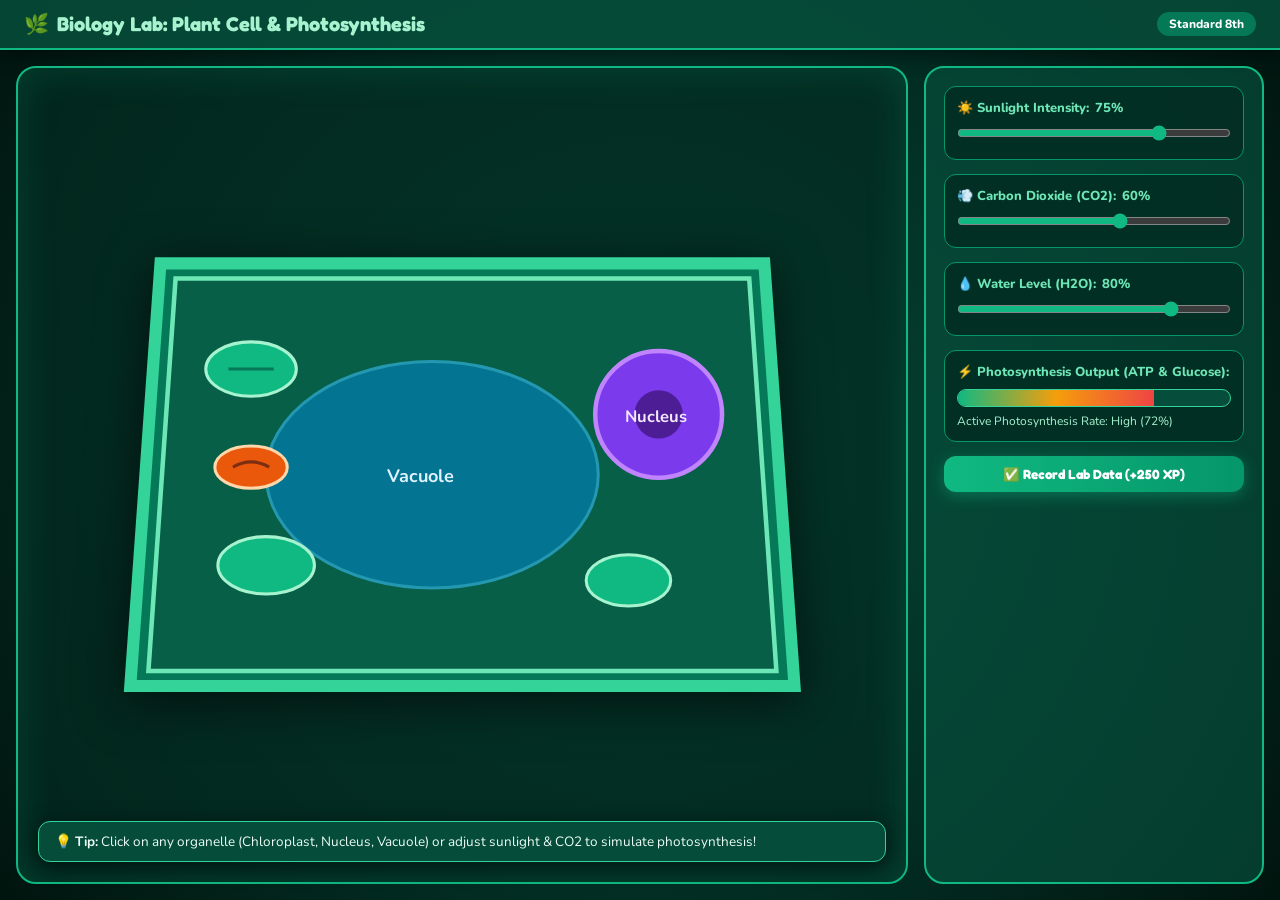
<file: questly_app/modules/bio_lab.html>
<!DOCTYPE html>
<html lang="en">
<head>
  <meta charset="UTF-8">
  <meta name="viewport" content="width=device-width, initial-scale=1.0">
  <title>Questly Virtual Lab – Plant Cell & Photosynthesis</title>
  <link href="https://fonts.googleapis.com/css2?family=Fredoka:wght@400;600;700&family=Nunito:wght@400;700;900&display=swap" rel="stylesheet">
  <style>
    * { box-sizing: border-box; margin: 0; padding: 0; user-select: none; }
    body {
      background: radial-gradient(circle at center, #064e3b 0%, #022c22 60%, #01140e 100%);
      color: #ecfdf5;
      font-family: 'Nunito', sans-serif;
      height: 100vh;
      overflow: hidden;
      display: flex;
      flex-direction: column;
    }
    header {
      background: rgba(6, 78, 59, 0.85);
      border-bottom: 2px solid #10b981;
      padding: 12px 24px;
      display: flex;
      justify-content: space-between;
      align-items: center;
      box-shadow: 0 4px 20px rgba(0,0,0,0.5);
    }
    h1 { font-family: 'Fredoka', cursive; font-size: 20px; color: #a7f3d0; display: flex; align-items: center; gap: 8px; }
    .badge { background: #047857; color: #fff; padding: 4px 12px; border-radius: 20px; font-size: 12px; font-weight: 800; }
    .lab-stage {
      flex: 1;
      display: grid;
      grid-template-columns: 1fr 340px;
      gap: 16px;
      padding: 16px;
      height: calc(100vh - 60px);
    }
    .sim-viewport {
      background: rgba(4, 44, 34, 0.7);
      border: 2px solid #10b981;
      border-radius: 20px;
      position: relative;
      display: flex;
      flex-direction: column;
      align-items: center;
      justify-content: center;
      box-shadow: inset 0 0 40px rgba(16, 185, 129, 0.2);
    }
    .plant-cell-svg {
      width: 85%;
      max-height: 70%;
      filter: drop-shadow(0 10px 25px rgba(0,0,0,0.6));
    }
    .organelle { cursor: pointer; transition: transform 0.2s, filter 0.2s; }
    .organelle:hover { transform: scale(1.05); filter: brightness(1.3) drop-shadow(0 0 10px #34d399); }
    .controls-panel {
      background: rgba(6, 78, 59, 0.7);
      border: 2px solid #10b981;
      border-radius: 20px;
      padding: 18px;
      display: flex;
      flex-direction: column;
      gap: 14px;
      overflow-y: auto;
    }
    .control-box {
      background: rgba(2, 44, 34, 0.85);
      border: 1px solid #059669;
      border-radius: 12px;
      padding: 12px;
    }
    .control-title { font-weight: 800; font-size: 13px; color: #6ee7b7; margin-bottom: 8px; display: flex; align-items: center; gap: 6px; }
    input[type="range"] { width: 100%; accent-color: #10b981; }
    .atp-meter {
      height: 18px;
      background: #064e3b;
      border-radius: 10px;
      overflow: hidden;
      border: 1px solid #34d399;
    }
    .atp-fill {
      height: 100%;
      width: 45%;
      background: linear-gradient(90deg, #10b981, #f59e0b, #ef4444);
      transition: width 0.3s ease;
    }
    .btn-action {
      background: linear-gradient(90deg, #10b981, #059669);
      color: #fff;
      border: none;
      padding: 10px 16px;
      border-radius: 12px;
      font-weight: 800;
      font-family: 'Fredoka', cursive;
      cursor: pointer;
      box-shadow: 0 4px 15px rgba(16, 185, 129, 0.4);
      transition: transform 0.15s;
    }
    .btn-action:hover { transform: scale(1.04); }
    .info-bubble {
      position: absolute;
      bottom: 20px;
      left: 20px;
      right: 20px;
      background: rgba(6, 78, 59, 0.95);
      border: 1.5px solid #34d399;
      border-radius: 12px;
      padding: 10px 16px;
      font-size: 13.5px;
      color: #ecfdf5;
      box-shadow: 0 4px 20px rgba(0,0,0,0.5);
    }
  </style>
</head>
<body>
  <header>
    <h1><span>🌿</span> Biology Lab: Plant Cell & Photosynthesis</h1>
    <span class="badge" id="grade-badge">Standard 8th</span>
  </header>

  <div class="lab-stage">
    <!-- Interactive Cell Simulation Viewport -->
    <div class="sim-viewport">
      <svg class="plant-cell-svg" viewBox="0 0 500 360">
        <!-- Cell Wall -->
        <polygon points="50,40 450,40 470,320 30,320" fill="#047857" stroke="#34d399" stroke-width="8" rx="20"/>
        <!-- Cell Membrane -->
        <polygon points="60,50 440,50 458,310 42,310" fill="#065f46" stroke="#6ee7b7" stroke-width="3"/>
        <!-- Large Central Vacuole -->
        <ellipse cx="230" cy="180" rx="110" ry="75" fill="#0284c7" opacity="0.6" stroke="#38bdf8" stroke-width="2" class="organelle" onclick="inspectOrganelle('Vacuole: Stores water and maintains cell turgor pressure.')"/>
        <text x="200" y="185" fill="#e0f2fe" font-size="12" font-weight="bold">Vacuole</text>
        <!-- Nucleus -->
        <circle cx="380" cy="140" r="42" fill="#7c3aed" stroke="#c084fc" stroke-width="3" class="organelle" onclick="inspectOrganelle('Nucleus: Contains DNA genetic instructions.')"/>
        <circle cx="380" cy="140" r="16" fill="#4c1d95"/>
        <text x="358" y="145" fill="#f3e8ff" font-size="11" font-weight="bold">Nucleus</text>
        <!-- Chloroplasts (Photosynthesis Site) -->
        <g class="organelle" onclick="inspectOrganelle('Chloroplast: Converts sunlight + CO2 + Water into Glucose & Oxygen (ATP energy).')">
          <ellipse cx="110" cy="110" rx="30" ry="18" fill="#10b981" stroke="#a7f3d0" stroke-width="2"/>
          <line x1="95" y1="110" x2="125" y2="110" stroke="#047857" stroke-width="2"/>
          <ellipse cx="120" cy="240" rx="32" ry="19" fill="#10b981" stroke="#a7f3d0" stroke-width="2"/>
          <ellipse cx="360" cy="250" rx="28" ry="17" fill="#10b981" stroke="#a7f3d0" stroke-width="2"/>
        </g>
        <!-- Mitochondria -->
        <g class="organelle" onclick="inspectOrganelle('Mitochondria: Cellular powerhouse generating ATP energy from glucose.')">
          <ellipse cx="110" cy="175" rx="24" ry="14" fill="#ea580c" stroke="#fed7aa" stroke-width="2"/>
          <path d="M98,175 Q110,168 122,175" stroke="#7c2d12" stroke-width="2" fill="none"/>
        </g>
      </svg>

      <div class="info-bubble" id="info-bubble">
        💡 <strong>Tip:</strong> Click on any organelle (Chloroplast, Nucleus, Vacuole) or adjust sunlight & CO2 to simulate photosynthesis!
      </div>
    </div>

    <!-- Interactive Experiment Controls -->
    <div class="controls-panel">
      <div class="control-box">
        <div class="control-title">☀️ Sunlight Intensity: <span id="val-sun">75%</span></div>
        <input type="range" id="slider-sun" min="0" max="100" value="75" oninput="updateSimulation()">
      </div>

      <div class="control-box">
        <div class="control-title">💨 Carbon Dioxide (CO2): <span id="val-co2">60%</span></div>
        <input type="range" id="slider-co2" min="0" max="100" value="60" oninput="updateSimulation()">
      </div>

      <div class="control-box">
        <div class="control-title">💧 Water Level (H2O): <span id="val-water">80%</span></div>
        <input type="range" id="slider-water" min="0" max="100" value="80" oninput="updateSimulation()">
      </div>

      <div class="control-box">
        <div class="control-title">⚡ Photosynthesis Output (ATP & Glucose):</div>
        <div class="atp-meter">
          <div class="atp-fill" id="atp-bar" style="width: 72%;"></div>
        </div>
        <div style="font-size:12px; margin-top:6px; color:#a7f3d0;" id="rate-text">Active Photosynthesis Rate: High (72%)</div>
      </div>

      <button class="btn-action" onclick="completeLab()">
        ✅ Record Lab Data (+250 XP)
      </button>
    </div>
  </div>

  <script>
    function inspectOrganelle(msg) {
      document.getElementById('info-bubble').innerHTML = '🔬 ' + msg;
    }

    function updateSimulation() {
      const sun = parseInt(document.getElementById('slider-sun').value);
      const co2 = parseInt(document.getElementById('slider-co2').value);
      const water = parseInt(document.getElementById('slider-water').value);

      document.getElementById('val-sun').textContent = sun + '%';
      document.getElementById('val-co2').textContent = co2 + '%';
      document.getElementById('val-water').textContent = water + '%';

      const rate = Math.round((sun * 0.4 + co2 * 0.35 + water * 0.25));
      document.getElementById('atp-bar').style.width = rate + '%';
      document.getElementById('rate-text').textContent = 'Active Photosynthesis Rate: ' + (rate > 60 ? 'Optimal' : rate > 30 ? 'Moderate' : 'Low') + ' (' + rate + '%)';
    }

    function completeLab() {
      alert("🎉 Lab Completed! You have recorded valid Photosynthesis & Cell Structure data! +250 XP Awarded.");
      if (window.parent && window.parent.onLabComplete) {
        window.parent.onLabComplete('bio', 250);
      }
    }
  </script>
</body>
</html>
</file>
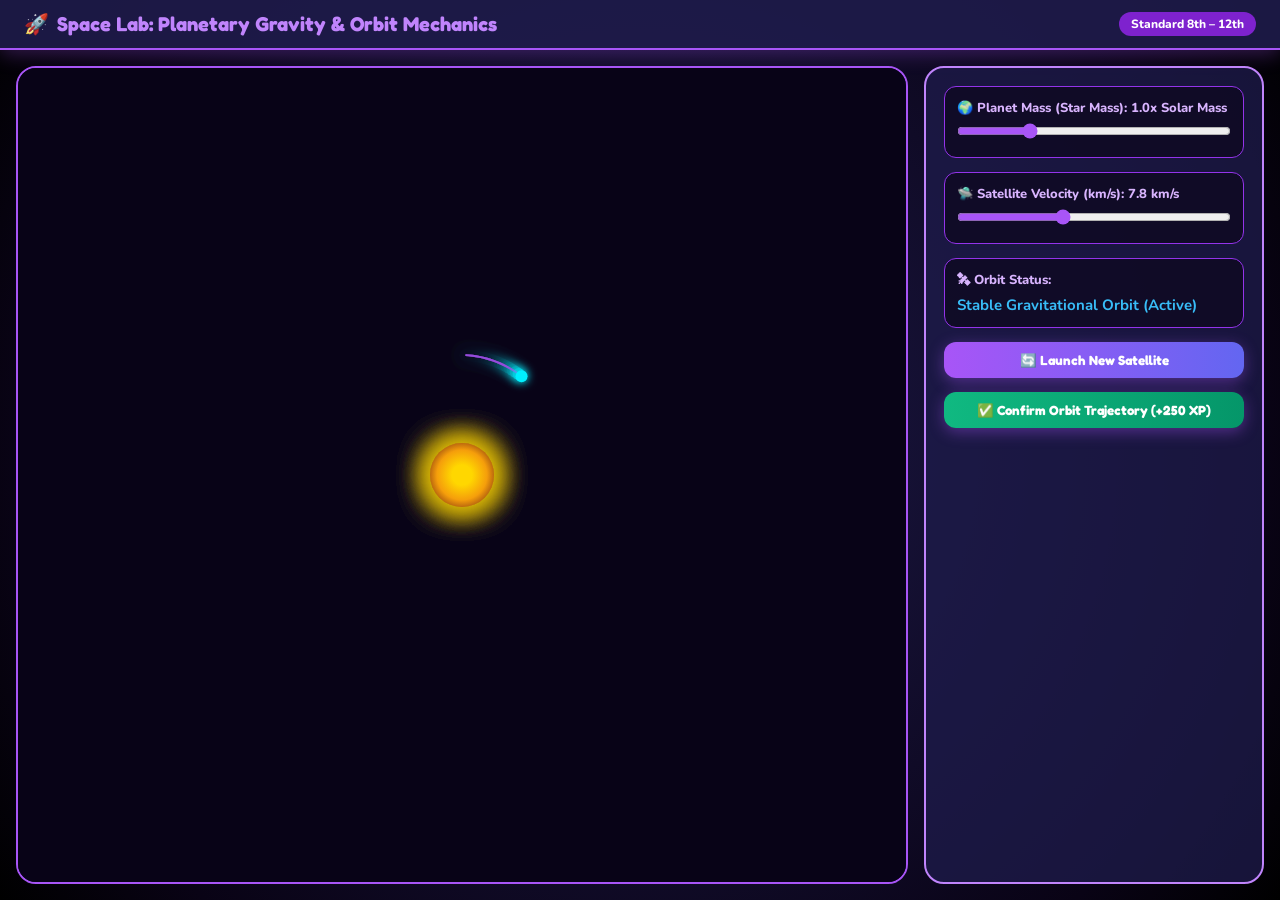
<file: questly_app/modules/space_lab.html>
<!DOCTYPE html>
<html lang="en">
<head>
  <meta charset="UTF-8">
  <meta name="viewport" content="width=device-width, initial-scale=1.0">
  <title>Questly Virtual Lab – Space Gravity & Planetary Orbit</title>
  <link href="https://fonts.googleapis.com/css2?family=Fredoka:wght@400;600;700&family=Nunito:wght@400;700;900&display=swap" rel="stylesheet">
  <style>
    * { box-sizing: border-box; margin: 0; padding: 0; user-select: none; }
    body {
      background: radial-gradient(circle at center, #1e1b4b 0%, #090315 80%, #000 100%);
      color: #f8fafc;
      font-family: 'Nunito', sans-serif;
      height: 100vh;
      overflow: hidden;
      display: flex;
      flex-direction: column;
    }
    header {
      background: rgba(30, 27, 75, 0.9);
      border-bottom: 2px solid #a855f7;
      padding: 12px 24px;
      display: flex;
      justify-content: space-between;
      align-items: center;
      box-shadow: 0 4px 20px rgba(168, 85, 247, 0.3);
    }
    h1 { font-family: 'Fredoka', cursive; font-size: 20px; color: #c084fc; display: flex; align-items: center; gap: 8px; }
    .badge { background: #7e22ce; color: #fff; padding: 4px 12px; border-radius: 20px; font-size: 12px; font-weight: 800; }
    .lab-stage {
      flex: 1;
      display: grid;
      grid-template-columns: 1fr 340px;
      gap: 16px;
      padding: 16px;
      height: calc(100vh - 60px);
    }
    .sim-viewport {
      background: rgba(10, 5, 25, 0.85);
      border: 2px solid #a855f7;
      border-radius: 20px;
      position: relative;
      overflow: hidden;
      display: flex;
      align-items: center;
      justify-content: center;
      box-shadow: inset 0 0 50px rgba(168, 85, 247, 0.2);
    }
    canvas { width: 100%; height: 100%; }
    .controls-panel {
      background: rgba(30, 27, 75, 0.75);
      border: 2px solid #c084fc;
      border-radius: 20px;
      padding: 18px;
      display: flex;
      flex-direction: column;
      gap: 14px;
      overflow-y: auto;
    }
    .control-box {
      background: rgba(15, 10, 35, 0.85);
      border: 1px solid #9333ea;
      border-radius: 12px;
      padding: 12px;
    }
    .control-title { font-weight: 800; font-size: 13px; color: #d8b4fe; margin-bottom: 6px; }
    input[type="range"] { width: 100%; accent-color: #a855f7; }
    .btn-action {
      background: linear-gradient(90deg, #a855f7, #6366f1);
      color: #fff;
      border: none;
      padding: 10px 16px;
      border-radius: 12px;
      font-weight: 800;
      font-family: 'Fredoka', cursive;
      cursor: pointer;
      box-shadow: 0 4px 15px rgba(168, 85, 247, 0.4);
      transition: transform 0.15s;
    }
    .btn-action:hover { transform: scale(1.04); }
  </style>
</head>
<body>
  <header>
    <h1><span>🚀</span> Space Lab: Planetary Gravity & Orbit Mechanics</h1>
    <span class="badge">Standard 8th – 12th</span>
  </header>

  <div class="lab-stage">
    <div class="sim-viewport">
      <canvas id="orbit-canvas"></canvas>
    </div>

    <div class="controls-panel">
      <div class="control-box">
        <div class="control-title">🌍 Planet Mass (Star Mass): <span id="val-mass">1.0x Solar Mass</span></div>
        <input type="range" id="slider-mass" min="0.5" max="2.5" step="0.1" value="1.0">
      </div>

      <div class="control-box">
        <div class="control-title">🛸 Satellite Velocity (km/s): <span id="val-vel">7.8 km/s</span></div>
        <input type="range" id="slider-vel" min="4" max="14" step="0.2" value="7.8">
      </div>

      <div class="control-box">
        <div class="control-title">🛰 Orbit Status:</div>
        <div style="color:#a855f7; font-weight:bold; font-size:15px;" id="orbit-status">Stable Circular Orbit (Period: 90 mins)</div>
      </div>

      <button class="btn-action" onclick="resetSatellite()">🔄 Launch New Satellite</button>
      <button class="btn-action" style="background:linear-gradient(90deg, #10b981, #059669);" onclick="completeLab()">
        ✅ Confirm Orbit Trajectory (+250 XP)
      </button>
    </div>
  </div>

  <script>
    const canvas = document.getElementById('orbit-canvas');
    const ctx = canvas.getContext('2d');
    let planetMass = 1.0;
    let initialVel = 7.8;
    let sat = { x: 0, y: 0, vx: 0, vy: 0, trail: [] };

    function resize() {
      canvas.width = canvas.parentElement.clientWidth;
      canvas.height = canvas.parentElement.clientHeight;
      resetSatellite();
    }
    window.addEventListener('resize', resize);

    function resetSatellite() {
      const cx = canvas.width / 2;
      const cy = canvas.height / 2;
      sat.x = cx;
      sat.y = cy - 120;
      sat.vx = parseFloat(document.getElementById('slider-vel').value) * 0.45;
      sat.vy = 0;
      sat.trail = [];
    }

    document.getElementById('slider-mass').addEventListener('input', (e) => {
      planetMass = parseFloat(e.target.value);
      document.getElementById('val-mass').textContent = planetMass + 'x Solar Mass';
    });

    document.getElementById('slider-vel').addEventListener('input', (e) => {
      initialVel = parseFloat(e.target.value);
      document.getElementById('val-vel').textContent = initialVel + ' km/s';
      resetSatellite();
    });

    function loop() {
      ctx.fillStyle = 'rgba(10, 5, 25, 0.2)';
      ctx.fillRect(0, 0, canvas.width, canvas.height);

      const cx = canvas.width / 2;
      const cy = canvas.height / 2;

      // Draw Center Star/Planet
      const grad = ctx.createRadialGradient(cx, cy, 10, cx, cy, 40);
      grad.addColorStop(0, '#ffd700');
      grad.addColorStop(0.5, '#f59e0b');
      grad.addColorStop(1, '#7c2d12');
      ctx.beginPath();
      ctx.arc(cx, cy, 32 * planetMass, 0, Math.PI * 2);
      ctx.fillStyle = grad;
      ctx.shadowColor = '#ffd700';
      ctx.shadowBlur = 30;
      ctx.fill();
      ctx.shadowBlur = 0;

      // Physics Gravity
      const dx = cx - sat.x;
      const dy = cy - sat.y;
      const dist = Math.hypot(dx, dy);

      if (dist > 35 && dist < 500) {
        const force = (planetMass * 1800) / (dist * dist);
        sat.vx += (dx / dist) * force;
        sat.vy += (dy / dist) * force;
        sat.x += sat.vx;
        sat.y += sat.vy;

        sat.trail.push({ x: sat.x, y: sat.y });
        if (sat.trail.length > 120) sat.trail.shift();

        document.getElementById('orbit-status').textContent = 'Stable Gravitational Orbit (Active)';
        document.getElementById('orbit-status').style.color = '#38bdf8';
      } else if (dist <= 35) {
        document.getElementById('orbit-status').textContent = '⚠️ Crashed into Planet Atmosphere!';
        document.getElementById('orbit-status').style.color = '#ef4444';
      } else {
        document.getElementById('orbit-status').textContent = '🛸 Satellite Escaped Orbit into Deep Space!';
        document.getElementById('orbit-status').style.color = '#eab308';
      }

      // Draw Trail
      ctx.beginPath();
      for (let i = 0; i < sat.trail.length; i++) {
        ctx.lineTo(sat.trail[i].x, sat.trail[i].y);
      }
      ctx.strokeStyle = 'rgba(168, 85, 247, 0.6)';
      ctx.lineWidth = 2;
      ctx.stroke();

      // Draw Satellite
      ctx.beginPath();
      ctx.arc(sat.x, sat.y, 6, 0, Math.PI * 2);
      ctx.fillStyle = '#00f0ff';
      ctx.shadowColor = '#00f0ff';
      ctx.shadowBlur = 10;
      ctx.fill();
      ctx.shadowBlur = 0;

      requestAnimationFrame(loop);
    }

    setTimeout(() => { resize(); loop(); }, 100);

    function completeLab() {
      alert("🎉 Orbital Trajectory Validated! +250 XP Awarded.");
      if (window.parent && window.parent.onLabComplete) {
        window.parent.onLabComplete('space', 250);
      }
    }
  </script>
</body>
</html>
</file>
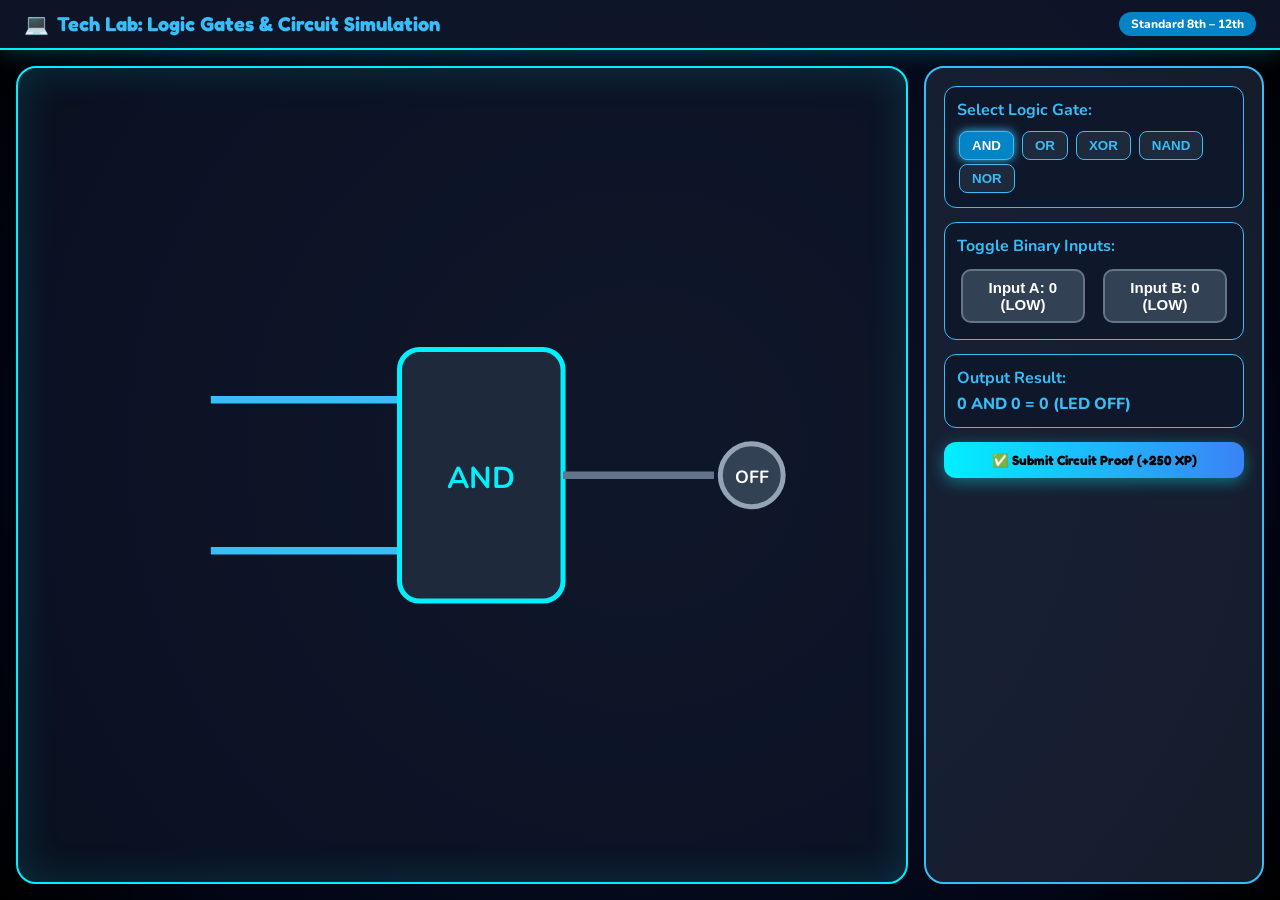
<file: questly_app/modules/tech_lab.html>
<!DOCTYPE html>
<html lang="en">
<head>
  <meta charset="UTF-8">
  <meta name="viewport" content="width=device-width, initial-scale=1.0">
  <title>Questly Virtual Lab – Logic Gates & Circuit Coding</title>
  <link href="https://fonts.googleapis.com/css2?family=Fredoka:wght@400;600;700&family=Nunito:wght@400;700;900&display=swap" rel="stylesheet">
  <style>
    * { box-sizing: border-box; margin: 0; padding: 0; user-select: none; }
    body {
      background: radial-gradient(circle at center, #0f172a 0%, #020617 75%, #000 100%);
      color: #f8fafc;
      font-family: 'Nunito', sans-serif;
      height: 100vh;
      overflow: hidden;
      display: flex;
      flex-direction: column;
    }
    header {
      background: rgba(15, 23, 42, 0.9);
      border-bottom: 2px solid #00f0ff;
      padding: 12px 24px;
      display: flex;
      justify-content: space-between;
      align-items: center;
      box-shadow: 0 4px 20px rgba(0, 240, 255, 0.2);
    }
    h1 { font-family: 'Fredoka', cursive; font-size: 20px; color: #38bdf8; display: flex; align-items: center; gap: 8px; }
    .badge { background: #0284c7; color: #fff; padding: 4px 12px; border-radius: 20px; font-size: 12px; font-weight: 800; }
    .lab-stage {
      flex: 1;
      display: grid;
      grid-template-columns: 1fr 340px;
      gap: 16px;
      padding: 16px;
      height: calc(100vh - 60px);
    }
    .sim-viewport {
      background: rgba(15, 23, 42, 0.7);
      border: 2px solid #00f0ff;
      border-radius: 20px;
      position: relative;
      display: flex;
      flex-direction: column;
      align-items: center;
      justify-content: center;
      box-shadow: inset 0 0 40px rgba(0, 240, 255, 0.15);
    }
    .controls-panel {
      background: rgba(30, 41, 59, 0.7);
      border: 2px solid #38bdf8;
      border-radius: 20px;
      padding: 18px;
      display: flex;
      flex-direction: column;
      gap: 14px;
      overflow-y: auto;
    }
    .control-box {
      background: rgba(15, 23, 42, 0.85);
      border: 1px solid #38bdf8;
      border-radius: 12px;
      padding: 12px;
    }
    .gate-btn {
      background: #1e293b;
      border: 1.5px solid #38bdf8;
      color: #38bdf8;
      padding: 6px 12px;
      border-radius: 8px;
      cursor: pointer;
      font-weight: 700;
      margin: 2px;
    }
    .gate-btn.active {
      background: #0284c7;
      color: #fff;
      box-shadow: 0 0 10px #38bdf8;
    }
    .switch-btn {
      padding: 8px 16px;
      background: #334155;
      color: #fff;
      border: 2px solid #64748b;
      border-radius: 10px;
      font-weight: 800;
      cursor: pointer;
      font-size: 15px;
      margin: 4px;
    }
    .switch-btn.on {
      background: #10b981;
      border-color: #34d399;
      box-shadow: 0 0 15px #10b981;
    }
    .btn-action {
      background: linear-gradient(90deg, #00f0ff, #3b82f6);
      color: #000;
      border: none;
      padding: 10px 16px;
      border-radius: 12px;
      font-weight: 800;
      font-family: 'Fredoka', cursive;
      cursor: pointer;
      box-shadow: 0 4px 15px rgba(0, 240, 255, 0.4);
      transition: transform 0.15s;
    }
    .btn-action:hover { transform: scale(1.04); }
  </style>
</head>
<body>
  <header>
    <h1><span>💻</span> Tech Lab: Logic Gates & Circuit Simulation</h1>
    <span class="badge">Standard 8th – 12th</span>
  </header>

  <div class="lab-stage">
    <div class="sim-viewport">
      <svg viewBox="0 0 600 320" width="85%">
        <!-- Input A line -->
        <line x1="100" y1="100" x2="250" y2="100" stroke="#38bdf8" stroke-width="6" id="wire-a"/>
        <!-- Input B line -->
        <line x1="100" y1="220" x2="250" y2="220" stroke="#38bdf8" stroke-width="6" id="wire-b"/>
        <!-- Gate body -->
        <rect x="250" y="60" width="130" height="200" rx="16" fill="#1e293b" stroke="#00f0ff" stroke-width="4"/>
        <text x="315" y="170" fill="#00f0ff" font-size="24" font-weight="bold" text-anchor="middle" id="gate-text">AND</text>
        <!-- Output line -->
        <line x1="380" y1="160" x2="500" y2="160" stroke="#64748b" stroke-width="6" id="wire-out"/>
        <!-- LED Bulb -->
        <circle cx="530" cy="160" r="25" fill="#334155" stroke="#94a3b8" stroke-width="4" id="led-bulb"/>
        <text x="530" y="166" fill="#fff" font-size="14" font-weight="bold" text-anchor="middle" id="led-state">OFF</text>
      </svg>
    </div>

    <div class="controls-panel">
      <div class="control-box">
        <div style="font-weight:bold; color:#38bdf8; margin-bottom:8px;">Select Logic Gate:</div>
        <div>
          <button class="gate-btn active" onclick="setGate('AND', this)">AND</button>
          <button class="gate-btn" onclick="setGate('OR', this)">OR</button>
          <button class="gate-btn" onclick="setGate('XOR', this)">XOR</button>
          <button class="gate-btn" onclick="setGate('NAND', this)">NAND</button>
          <button class="gate-btn" onclick="setGate('NOR', this)">NOR</button>
        </div>
      </div>

      <div class="control-box">
        <div style="font-weight:bold; color:#38bdf8; margin-bottom:8px;">Toggle Binary Inputs:</div>
        <div style="display:flex; gap:10px;">
          <button class="switch-btn" id="btn-a" onclick="toggleInput('a')">Input A: 0 (LOW)</button>
          <button class="switch-btn" id="btn-b" onclick="toggleInput('b')">Input B: 0 (LOW)</button>
        </div>
      </div>

      <div class="control-box">
        <div style="font-weight:bold; color:#38bdf8;">Output Result:</div>
        <div style="font-size:16px; font-weight:800; color:#38bdf8; margin-top:4px;" id="truth-eval">0 AND 0 = 0 (LED OFF)</div>
      </div>

      <button class="btn-action" onclick="completeLab()">
        ✅ Submit Circuit Proof (+250 XP)
      </button>
    </div>
  </div>

  <script>
    let inputA = 0;
    let inputB = 0;
    let currentGate = 'AND';

    function setGate(gate, btn) {
      currentGate = gate;
      document.querySelectorAll('.gate-btn').forEach(b => b.classList.remove('active'));
      btn.classList.add('active');
      document.getElementById('gate-text').textContent = gate;
      evaluateCircuit();
    }

    function toggleInput(which) {
      if (which === 'a') {
        inputA = inputA === 0 ? 1 : 0;
        document.getElementById('btn-a').textContent = 'Input A: ' + inputA + (inputA ? ' (HIGH)' : ' (LOW)');
        document.getElementById('btn-a').className = 'switch-btn ' + (inputA ? 'on' : '');
        document.getElementById('wire-a').setAttribute('stroke', inputA ? '#00f0ff' : '#64748b');
      } else {
        inputB = inputB === 0 ? 1 : 0;
        document.getElementById('btn-b').textContent = 'Input B: ' + inputB + (inputB ? ' (HIGH)' : ' (LOW)');
        document.getElementById('btn-b').className = 'switch-btn ' + (inputB ? 'on' : '');
        document.getElementById('wire-b').setAttribute('stroke', inputB ? '#00f0ff' : '#64748b');
      }
      evaluateCircuit();
    }

    function evaluateCircuit() {
      let out = 0;
      if (currentGate === 'AND') out = (inputA && inputB) ? 1 : 0;
      else if (currentGate === 'OR') out = (inputA || inputB) ? 1 : 0;
      else if (currentGate === 'XOR') out = (inputA !== inputB) ? 1 : 0;
      else if (currentGate === 'NAND') out = !(inputA && inputB) ? 1 : 0;
      else if (currentGate === 'NOR') out = !(inputA || inputB) ? 1 : 0;

      const bulb = document.getElementById('led-bulb');
      const ledText = document.getElementById('led-state');
      const wireOut = document.getElementById('wire-out');

      if (out === 1) {
        bulb.setAttribute('fill', '#00f0ff');
        bulb.setAttribute('stroke', '#fff');
        ledText.textContent = 'ON';
        wireOut.setAttribute('stroke', '#00f0ff');
      } else {
        bulb.setAttribute('fill', '#334155');
        bulb.setAttribute('stroke', '#64748b');
        ledText.textContent = 'OFF';
        wireOut.setAttribute('stroke', '#64748b');
      }

      document.getElementById('truth-eval').textContent = inputA + ' ' + currentGate + ' ' + inputB + ' = ' + out + ' (LED ' + (out ? 'ON' : 'OFF') + ')';
    }

    function completeLab() {
      alert("🎉 Circuit Validated! Logic Gates Mastered! +250 XP Awarded.");
      if (window.parent && window.parent.onLabComplete) {
        window.parent.onLabComplete('tech', 250);
      }
    }
  </script>
</body>
</html>
</file>
